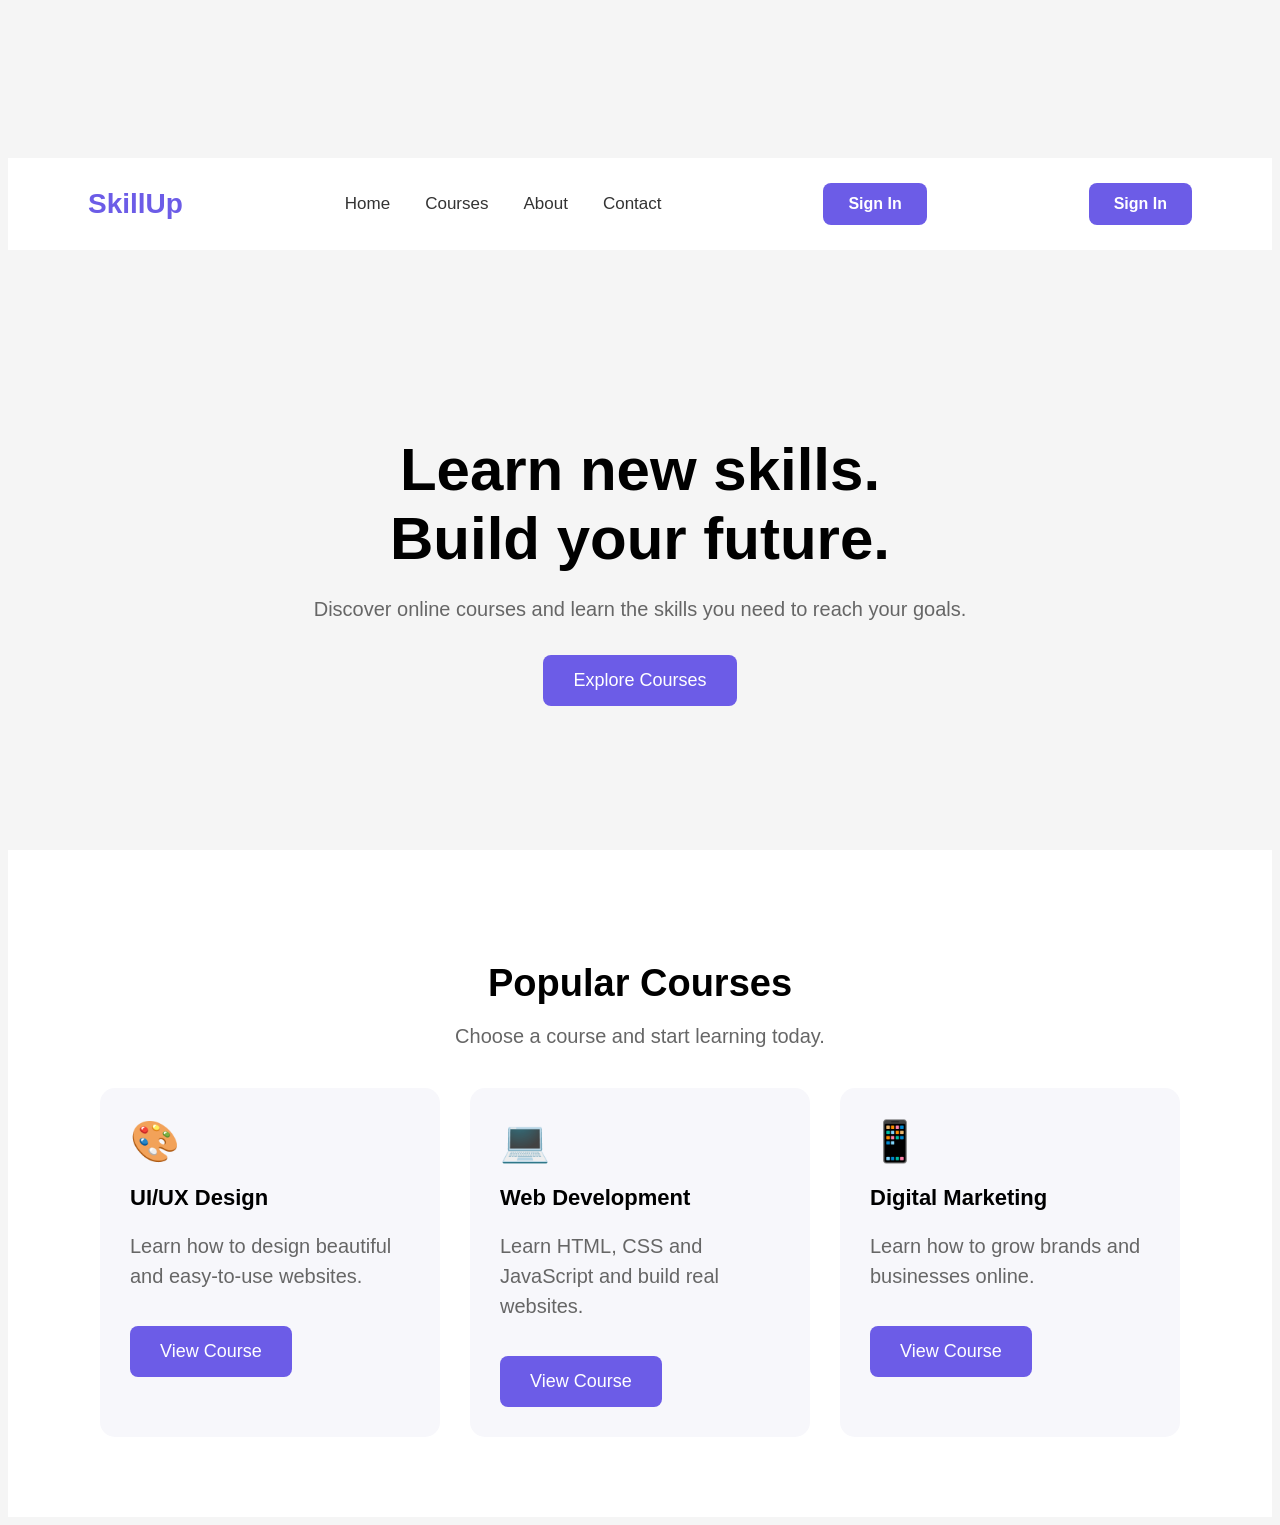
<file: index.html>
<!DOCTYPE html>
<html>
<head>
    <title>SkillUp</title>
    <link rel="stylesheet" href="style.css">
</head>

<body>

    <header>
        <div class="logo">SkillUp</div>

        <nav>
            <a href="#">Home</a>
            <a href="#">Courses</a>
            <a href="#">About</a>
            <a href="#">Contact</a>
        </nav>

      <a href="SignIn.html" class="signin-btn" style="
    background-color: #6c5ce7;
    color: white;
    padding: 12px 25px;
    border-radius: 8px;
    text-decoration: none;
    font-weight: bold;
">Sign In</a><a href="SignIn.html" class="signin-btn" style="
    background-color: #6c5ce7;
    color: white;
    padding: 12px 25px;
    border-radius: 8px;
    text-decoration: none;
    font-weight: bold;
">Sign In</a>
    </header>

    <main class="hero">
        <div class="hero-text">
            <h1>Learn new skills.<br>Build your future.</h1>

            <p>
                Discover online courses and learn the skills
                you need to reach your goals.
            </p>

            <a href="#courses">
                <button>Explore Courses</button>
            </a>
        </div>
    </main>
    <section class="courses" id="courses">
        <h2>Popular Courses</h2>
        <p class="courses-subtitle">Choose a course and start learning today.</p>

        <div class="course-container">

            <div class="course-card">
                <div class="course-icon">🎨</div>
                <h3>UI/UX Design</h3>
                <p>Learn how to design beautiful and easy-to-use websites.</p>
                <button>View Course</button>
            </div>

            <div class="course-card">
                <div class="course-icon">💻</div>
                <h3>Web Development</h3>
                <p>Learn HTML, CSS and JavaScript and build real websites.</p>
                <button>View Course</button>
            </div>

            <div class="course-card">
                <div class="course-icon">📱</div>
                <h3>Digital Marketing</h3>
                <p>Learn how to grow brands and businesses online.</p>
                <button>View Course</button>
            </div>

        </div>
    </section>

</body>
</html>
</file>
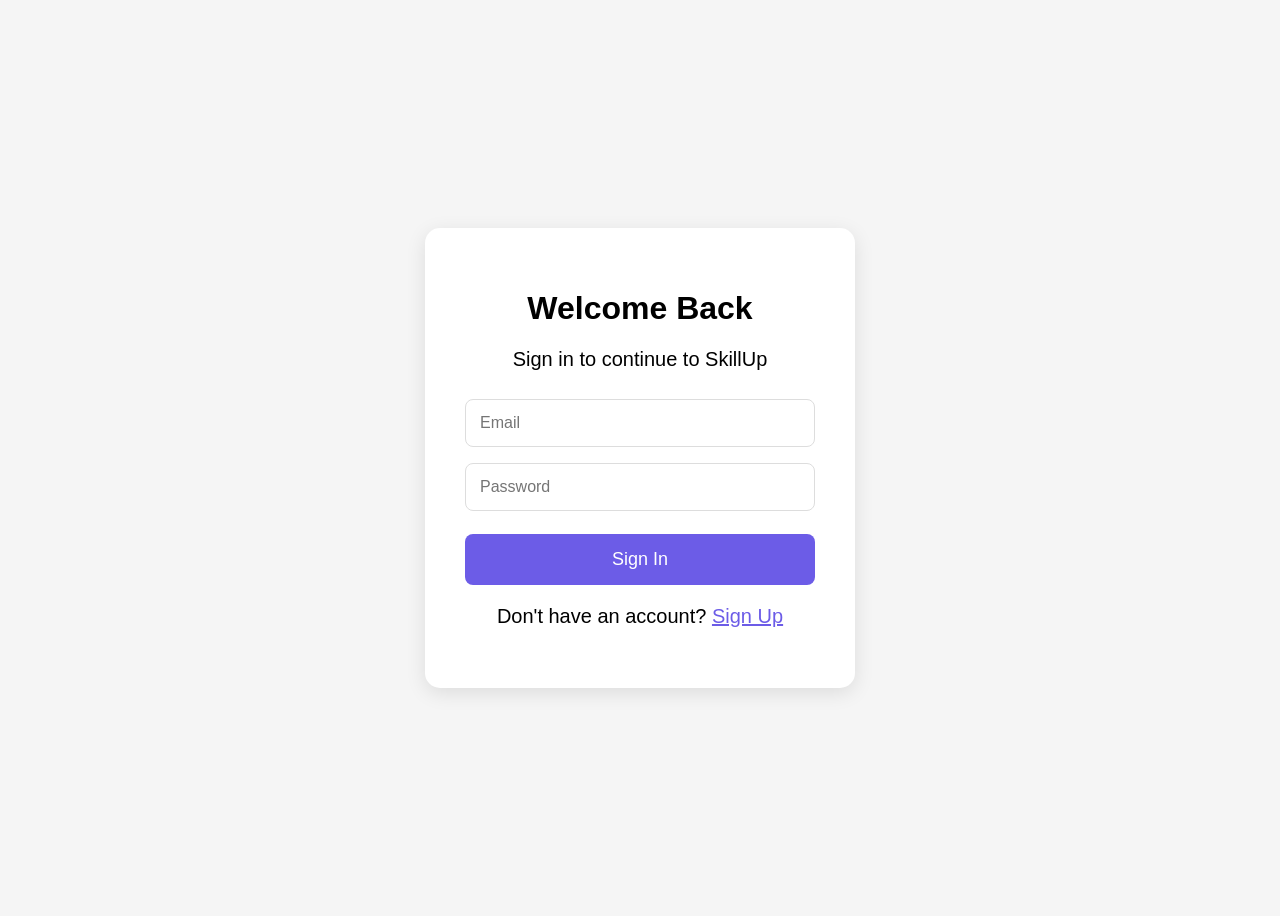
<file: SignIn.html>
<!DOCTYPE html>
<html>
<head>
    <title>Sign In - SkillUp</title>
    <link rel="stylesheet" href="style.css">
</head>
<script src="script.js"></script>
<body class="signin-page">

    <div class="signin-box">
        <h1>Welcome Back</h1>
        <p>Sign in to continue to SkillUp</p>

        <input type="email" id="email" placeholder="Email">
        <input type="password" id="password" placeholder="Password">

        <button onclick="login()">Sign In</button>



        <p>Don't have an account? <a href="#">Sign Up</a></p>
    </div>


</body>

</html>
</file>
<file: style.css>
body {
    background-color: #f5f5f5;
    font-family: Arial, sans-serif;
    text-align: center;
    padding-top: 150px;
}

h1 {
    font-size: 50px;
}

p {
    font-size: 20px;
}

button {
    background-color: #6c5ce7;
    color: white;
    border: none;
    padding: 15px 30px;
    border-radius: 8px;
    font-size: 18px;
    cursor: pointer;
}
.signin-page {
    background-color: #f5f5f5;
    display: flex;
    justify-content: center;
    align-items: center;
    height: 100vh;
    padding: 0;
}

.signin-box {
    background-color: white;
    width: 350px;
    padding: 40px;
    border-radius: 15px;
    box-shadow: 0 5px 20px rgba(0, 0, 0, 0.1);
}

    .signin-box h1 {
        font-size: 32px;
    }

    .signin-box input {
        width: 100%;
        padding: 14px;
        margin: 8px 0;
        border: 1px solid #ddd;
        border-radius: 8px;
        box-sizing: border-box;
        font-size: 16px;
    }

    .signin-box button {
        width: 100%;
        margin-top: 15px;
    }

    .signin-box a {
        color: #6c5ce7;
    }

header {
    display: flex;
    justify-content: space-between;
    align-items: center;
    padding: 25px 80px;
    background-color: white;
}

.logo {
    font-size: 28px;
    font-weight: bold;
    color: #6c5ce7;
}

nav {
    display: flex;
    gap: 35px;
}

    nav a {
        text-decoration: none;
        color: #333;
        font-size: 17px;
    }

.signin-btn {
    background-color: #6c5ce7;
    color: white;
    padding: 12px 25px;
    border-radius: 8px;
    text-decoration: none;
}

.hero {
    min-height: 600px;
    display: flex;
    justify-content: center;
    align-items: center;
}

.hero-text {
    text-align: center;
}

    .hero-text h1 {
        font-size: 60px;
        margin-bottom: 20px;
    }

    .hero-text p {
        color: #666;
        line-height: 1.6;
        margin-bottom: 30px;
    }

.courses {
    background-color: white;
    padding: 80px;
    text-align: center;
}

    .courses h2 {
        font-size: 38px;
        margin-bottom: 10px;
    }

.courses-subtitle {
    color: #666;
    margin-bottom: 40px;
}

.course-container {
    display: flex;
    justify-content: center;
    gap: 30px;
}

.course-card {
    width: 280px;
    padding: 30px;
    background-color: #f7f7fb;
    border-radius: 15px;
    text-align: left;
}

    .course-card:hover {
        transform: translateY(-8px);
        transition: 0.3s;
    }

.course-icon {
    font-size: 40px;
}

.course-card h3 {
    font-size: 22px;
    margin: 20px 0 10px;
}

.course-card p {
    color: #666;
    line-height: 1.5;
}

.course-card button {
    margin-top: 15px;
}
html {
    scroll-behavior: smooth;
}
.signin-btn {
    background-color: #6c5ce7;
    color: white;
    padding: 12px 24px;
    border-radius: 8px;
    text-decoration: none;
    font-weight: 600;
    transition: 0.3s;
}

.signin-btn:hover {
    background-color: #5849c9;
    transform: translateY(-2px);
}
</file>
